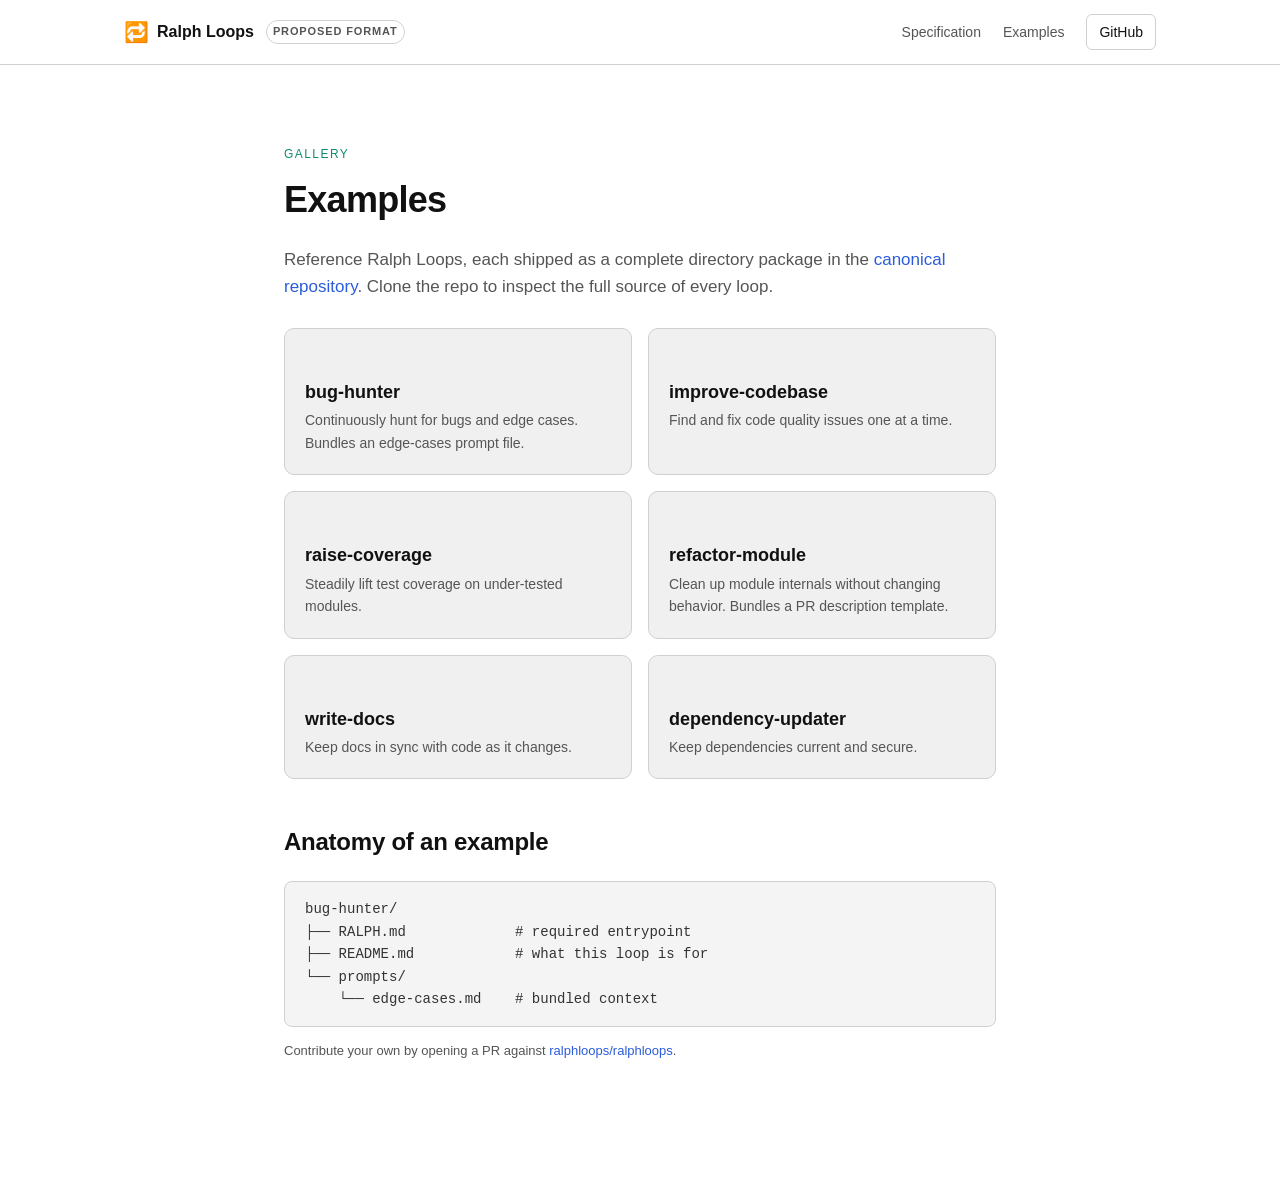
<file: website/examples/index.html>
<!DOCTYPE html>
<html lang="en">
<head>
  <meta charset="UTF-8">
  <meta name="viewport" content="width=device-width, initial-scale=1.0">
  <title>Examples — Ralph Loops</title>
  <meta name="description" content="Reference Ralph Loop packages shipped with the specification repo.">
  <link rel="stylesheet" href="../styles.css">
  <link rel="icon" href="data:image/svg+xml,<svg xmlns='http://www.w3.org/2000/svg' viewBox='0 0 100 100'><text y='.9em' font-size='90'>🔁</text></svg>">
</head>
<body>

<header class="site-header">
  <div class="container nav">
    <a class="brand" href="/"><span class="brand-mark">🔁</span><span class="brand-name">Ralph Loops</span><span class="brand-tag">proposed format</span></a>
    <nav class="nav-links">
      <a href="/specification/">Specification</a>
      <a href="/examples/">Examples</a>
      <a class="nav-github" href="https://github.com/ralphloops/ralphloops">GitHub</a>
    </nav>
  </div>
</header>

<main class="doc">
  <p class="eyebrow">Gallery</p>
  <h1>Examples</h1>
  <p class="sub muted">
    Reference Ralph Loops, each shipped as a complete directory package in
    the <a href="https://github.com/ralphloops/ralphloops/tree/main/examples">canonical repository</a>.
    Clone the repo to inspect the full source of every loop.
  </p>

  <div class="cards">
    <div class="card">
      <h3>bug-hunter</h3>
      <p>Continuously hunt for bugs and edge cases. Bundles an edge-cases prompt file.</p>
    </div>
    <div class="card">
      <h3>improve-codebase</h3>
      <p>Find and fix code quality issues one at a time.</p>
    </div>
    <div class="card">
      <h3>raise-coverage</h3>
      <p>Steadily lift test coverage on under-tested modules.</p>
    </div>
    <div class="card">
      <h3>refactor-module</h3>
      <p>Clean up module internals without changing behavior. Bundles a PR description template.</p>
    </div>
    <div class="card">
      <h3>write-docs</h3>
      <p>Keep docs in sync with code as it changes.</p>
    </div>
    <div class="card">
      <h3>dependency-updater</h3>
      <p>Keep dependencies current and secure.</p>
    </div>
  </div>

  <h2>Anatomy of an example</h2>
  <pre><code>bug-hunter/
├── RALPH.md             # required entrypoint
├── README.md            # what this loop is for
└── prompts/
    └── edge-cases.md    # bundled context</code></pre>

  <p class="muted small">Contribute your own by opening a PR against <a href="https://github.com/ralphloops/ralphloops">ralphloops/ralphloops</a>.</p>
</main>

</body>
</html>
</file>
<file: website/styles.css>
/* Ralph Loops — minimal technical site */

:root {
  --bg: #ffffff;
  --bg-alt: #f5f5f5;
  --surface: #f0f0f0;
  --border: #d0d0d0;
  --text: #111111;
  --muted: #555555;
  --accent: #2a5cdb;
  --accent-2: #0e8a72;
  --code-bg: #f4f4f4;
  --max: 1080px;
}

* { box-sizing: border-box; }

html, body {
  margin: 0;
  padding: 0;
  background: var(--bg);
  color: var(--text);
  font-family: -apple-system, BlinkMacSystemFont, "Segoe UI", Inter, Roboto, Helvetica, Arial, sans-serif;
  font-size: 16px;
  line-height: 1.6;
  -webkit-font-smoothing: antialiased;
}

a { color: var(--accent); text-decoration: none; }
a:hover { text-decoration: underline; }

.container { max-width: var(--max); margin: 0 auto; padding: 0 24px; }

code, pre {
  font-family: "JetBrains Mono", "SF Mono", Menlo, Consolas, monospace;
  font-size: 14px;
}

code {
  background: var(--code-bg);
  padding: 2px 6px;
  border-radius: 4px;
  color: #222222;
}

pre {
  background: var(--code-bg);
  border: 1px solid var(--border);
  border-radius: 8px;
  padding: 16px 20px;
  overflow-x: auto;
  color: #333333;
}

pre code { background: none; padding: 0; color: inherit; }

h1, h2, h3, h4 { line-height: 1.25; font-weight: 650; }
h1 { font-size: 44px; margin: 0 0 16px; letter-spacing: -0.02em; }
h2 { font-size: 28px; margin: 0 0 24px; letter-spacing: -0.01em; }
h3 { font-size: 18px; margin: 0 0 8px; }
h4 { font-size: 14px; margin: 0 0 12px; text-transform: uppercase; letter-spacing: 0.08em; color: var(--muted); }

p { margin: 0 0 16px; }
.muted { color: var(--muted); }
.small { font-size: 13px; }

/* Header */
.site-header {
  position: sticky;
  top: 0;
  background: rgba(255, 255, 255, 0.88);
  backdrop-filter: blur(10px);
  border-bottom: 1px solid var(--border);
  z-index: 50;
}

.nav {
  display: flex;
  align-items: center;
  justify-content: space-between;
  padding: 14px 24px;
}

.brand {
  display: inline-flex;
  align-items: center;
  gap: 8px;
  color: var(--text);
  font-weight: 700;
}
.brand:hover { text-decoration: none; }
.brand-mark { font-size: 20px; }
.brand-name { font-size: 16px; }
.brand-tag {
  font-size: 11px;
  text-transform: uppercase;
  letter-spacing: 0.08em;
  color: var(--muted);
  border: 1px solid var(--border);
  padding: 2px 6px;
  border-radius: 999px;
  margin-left: 4px;
}

.nav-links {
  display: flex;
  align-items: center;
  gap: 22px;
}
.nav-links a {
  color: var(--muted);
  font-size: 14px;
}
.nav-links a:hover { color: var(--text); text-decoration: none; }
.nav-github {
  border: 1px solid var(--border);
  padding: 6px 12px;
  border-radius: 6px;
  color: var(--text) !important;
}

/* Hero */
.hero { padding: 96px 0 64px; }
.eyebrow {
  text-transform: uppercase;
  font-size: 12px;
  letter-spacing: 0.12em;
  color: var(--accent-2);
  margin: 0 0 12px;
}
.lede {
  font-size: 22px;
  color: var(--text);
  margin: 0 0 8px;
  max-width: 720px;
}
.sub {
  font-size: 17px;
  color: var(--muted);
  max-width: 720px;
  margin: 0 0 28px;
}

.cta-row {
  display: flex;
  flex-wrap: wrap;
  gap: 10px;
  margin-bottom: 40px;
}

.btn {
  display: inline-block;
  padding: 10px 16px;
  border-radius: 8px;
  border: 1px solid var(--border);
  background: var(--surface);
  color: var(--text);
  font-size: 14px;
  font-weight: 500;
}
.btn:hover { text-decoration: none; border-color: var(--accent); }
.btn-primary {
  background: var(--accent);
  border-color: var(--accent);
  color: #ffffff;
  font-weight: 600;
}
.btn-primary:hover { background: #1a4bc4; border-color: #1a4bc4; }
.btn-ghost { background: transparent; }

.hero-code {
  max-width: 520px;
  margin: 0;
}

/* Sections */
.section { padding: 72px 0; }
.section-alt { background: var(--bg-alt); border-top: 1px solid var(--border); border-bottom: 1px solid var(--border); }

.grid-2 {
  display: grid;
  grid-template-columns: 1fr 1fr;
  gap: 40px;
  align-items: start;
}
@media (max-width: 760px) {
  .grid-2 { grid-template-columns: 1fr; gap: 24px; }
  h1 { font-size: 34px; }
  .hero { padding: 64px 0 40px; }
  .section { padding: 48px 0; }
  .nav-links { gap: 14px; }
  .nav-links a { font-size: 13px; }
}

.cards {
  display: grid;
  grid-template-columns: repeat(auto-fit, minmax(260px, 1fr));
  gap: 16px;
  margin: 24px 0;
}
.card {
  background: var(--surface);
  border: 1px solid var(--border);
  border-radius: 10px;
  padding: 20px;
}
.card h3 { margin-bottom: 6px; color: var(--text); }
.card p { margin: 0; color: var(--muted); font-size: 14px; }

.steps {
  list-style: none;
  margin: 0;
  padding: 0;
  display: grid;
  gap: 20px;
  max-width: 760px;
}
.steps li {
  display: flex;
  gap: 18px;
  align-items: flex-start;
}
.step-num {
  flex: 0 0 36px;
  height: 36px;
  border-radius: 50%;
  background: var(--accent);
  color: #ffffff;
  font-weight: 700;
  display: grid;
  place-items: center;
}

ul { padding-left: 20px; }
li { margin-bottom: 6px; }

/* Footer */
.site-footer {
  border-top: 1px solid var(--border);
  padding: 48px 0 24px;
  background: var(--bg-alt);
}
.footer-grid {
  display: grid;
  grid-template-columns: 1.4fr repeat(4, 1fr);
  gap: 32px;
}
@media (max-width: 760px) {
  .footer-grid { grid-template-columns: 1fr 1fr; }
}
.footer-grid ul { list-style: none; padding: 0; margin: 0; }
.footer-grid li { margin-bottom: 6px; }
.footer-grid a { color: var(--muted); font-size: 14px; }
.footer-grid a:hover { color: var(--text); }
.footer-bottom { margin-top: 32px; padding-top: 16px; border-top: 1px solid var(--border); }

/* Doc subpages */
.doc {
  max-width: 760px;
  margin: 0 auto;
  padding: 80px 24px 120px;
}
.doc h1 { font-size: 36px; margin-bottom: 24px; }
.doc h2 { font-size: 24px; margin-top: 48px; }
.doc h3 { font-size: 18px; margin-top: 32px; }
.doc hr { border: 0; border-top: 1px solid var(--border); margin: 32px 0; }
.doc table { width: 100%; border-collapse: collapse; margin: 16px 0; }
.doc th, .doc td { text-align: left; padding: 8px 12px; border-bottom: 1px solid var(--border); font-size: 14px; }
.doc th { color: var(--muted); font-weight: 600; }
</file>
